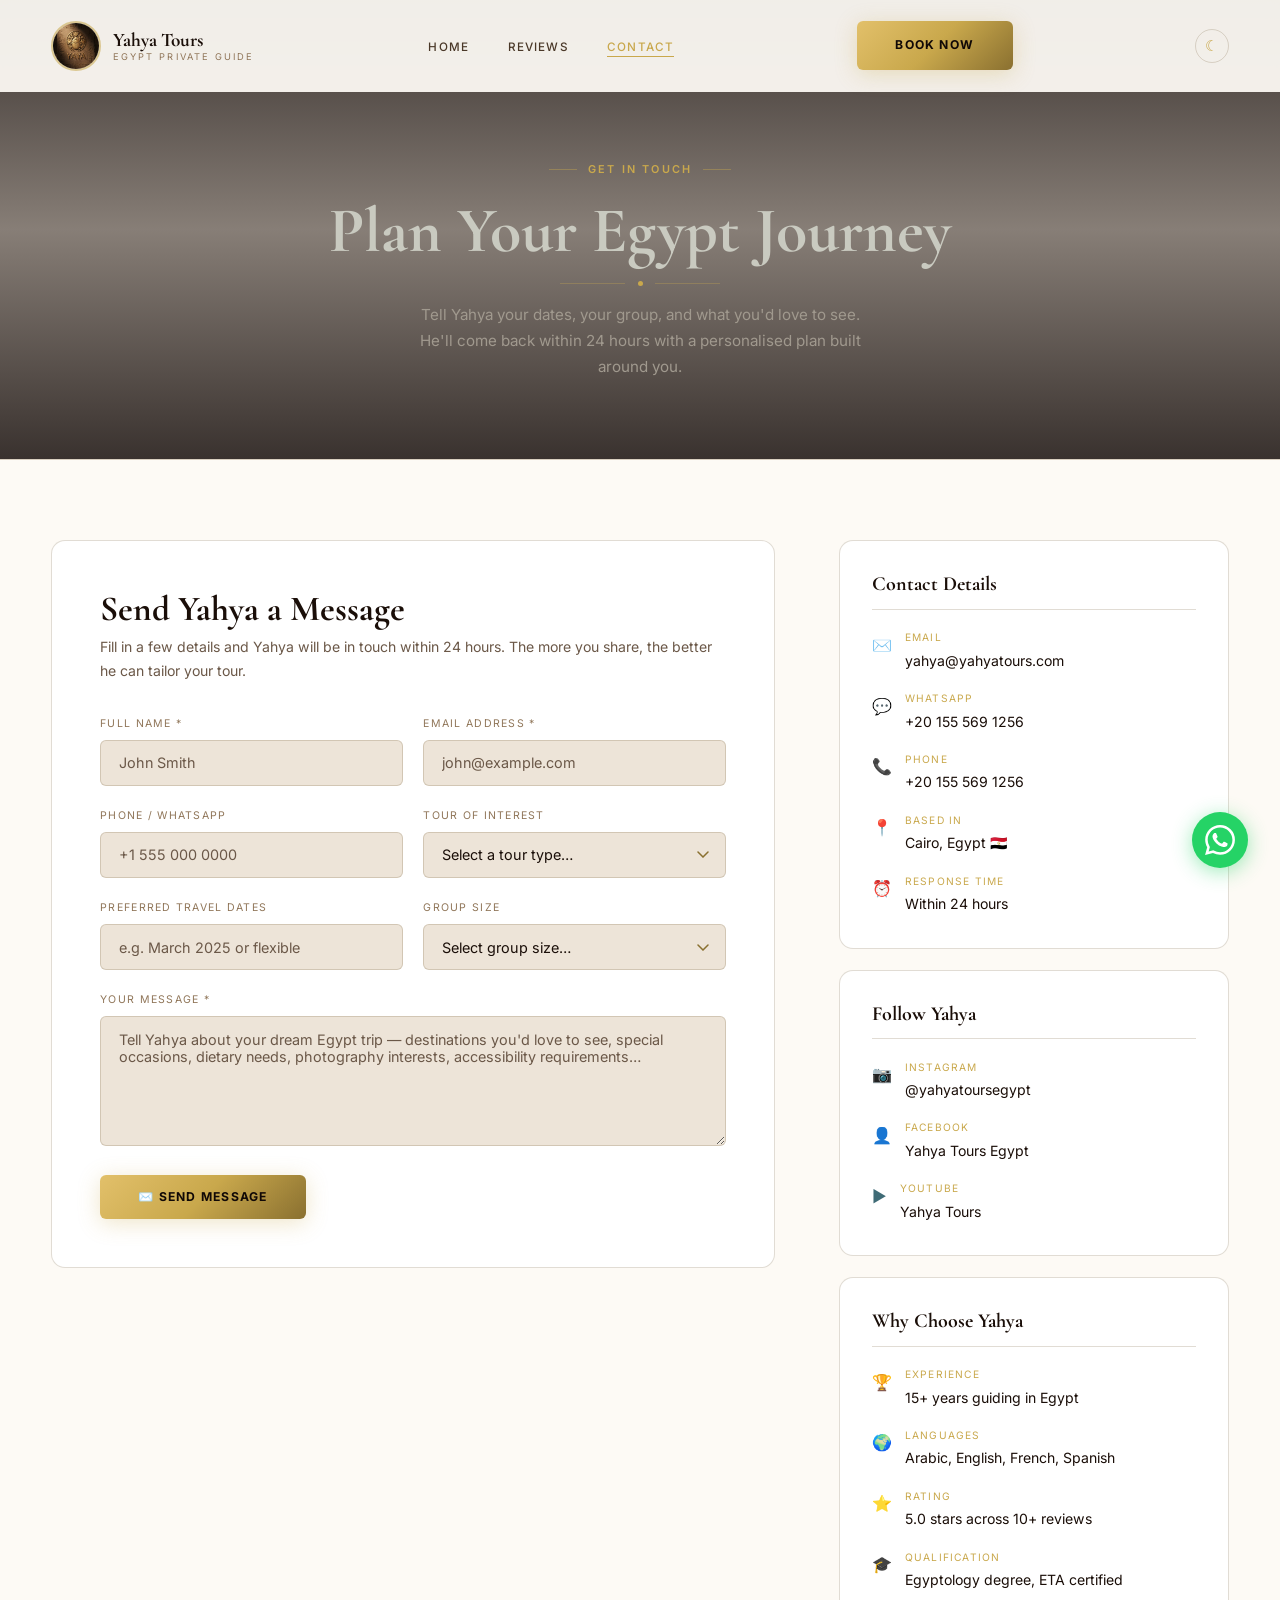
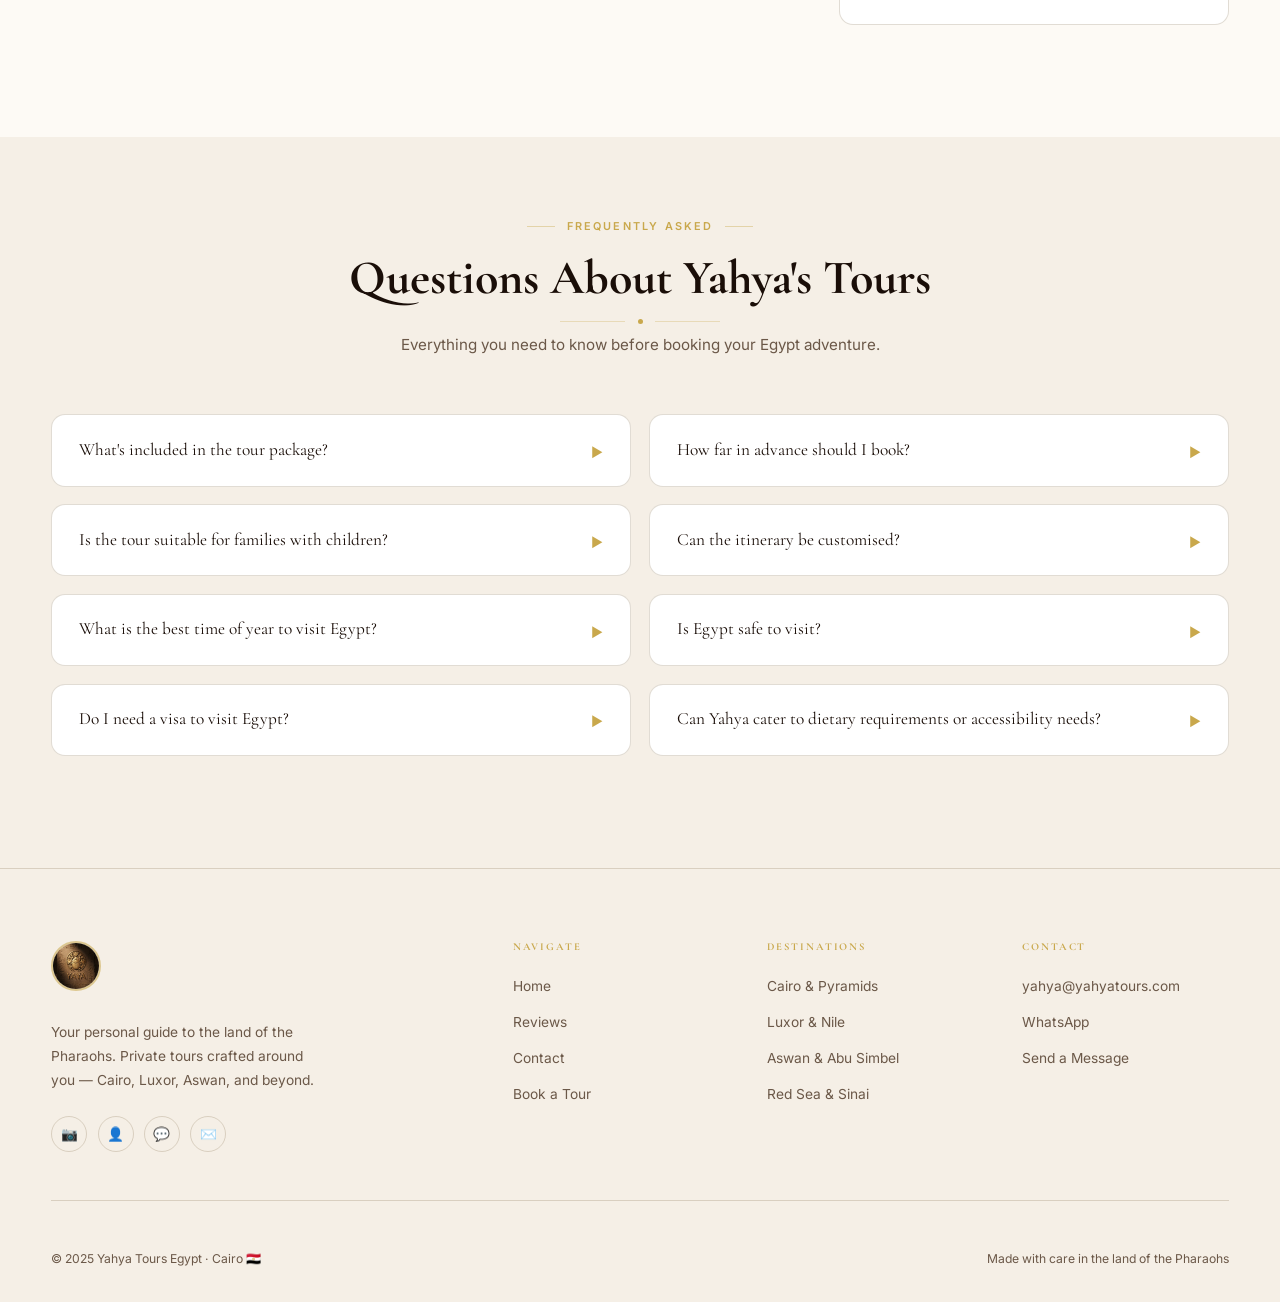
<file: contact.html>
<!DOCTYPE html>
<html lang="en">
<head>
  <meta charset="UTF-8"/>
  <meta name="viewport" content="width=device-width, initial-scale=1.0"/>
  <title>Contact — Yahya Tours Egypt</title>
  <link rel="preconnect" href="https://fonts.googleapis.com"/>
  <link rel="preconnect" href="https://fonts.gstatic.com" crossorigin/>
  <link href="https://fonts.googleapis.com/css2?family=Cormorant+Garamond:ital,wght@0,400;0,600;0,700;1,400;1,600&family=Inter:wght@300;400;500;600;700&display=swap" rel="stylesheet"/>
  <link rel="stylesheet" href="style.css"/>
  <script>(function(){var t=localStorage.getItem('yahya-theme');if(t)document.documentElement.dataset.theme=t;})();</script>
</head>
<body>

<!-- ══════════════════════════════════════
     NAVBAR
══════════════════════════════════════ -->
<nav id="navbar">
  <div class="nav-inner">
    <a href="index.html" class="nav-logo">
      <img src="images/yaya-logo.jpeg" class="logo-img" alt="YAYA Tours"/>
      <div class="logo-wordmark">Yahya Tours<small>Egypt Private Guide</small></div>
    </a>

    <ul class="nav-links" id="navLinks">
      <li><a href="index.html" data-page="index.html">Home</a></li>
      <li><a href="reviews.html" data-page="reviews.html">Reviews</a></li>
      <li><a href="contact.html" data-page="contact.html">Contact</a></li>
    </ul>

    <a href="contact.html" class="btn-primary nav-cta">Book Now</a>
    <button id="themeToggle" class="theme-btn" aria-label="Switch to dark mode"><span class="theme-icon">☾</span></button>
    <button class="hamburger" id="hamburger" aria-label="Menu">
      <span></span><span></span><span></span>
    </button>
  </div>
</nav>

<!-- ══════════════════════════════════════
     PAGE HEADER
══════════════════════════════════════ -->
<div class="page-header">
  <div class="ph-bg" style="background-image:url('https://images.unsplash.com/photo-1539650116574-8efeb43e2750?w=1920&q=80')"></div>
  <div class="ph-overlay"></div>
  <div class="ph-content container">
    <span class="section-label" style="justify-content:center;margin-bottom:1rem;">Get In Touch</span>
    <h1>Plan Your Egypt Journey</h1>
    <div class="gold-rule" style="margin:.8rem auto 1rem;"><div class="gold-rule-dot"></div></div>
    <p>Tell Yahya your dates, your group, and what you'd love to see. He'll come back within 24 hours with a personalised plan built around you.</p>
  </div>
</div>

<!-- ══════════════════════════════════════
     CONTACT MAIN
══════════════════════════════════════ -->
<section id="contact-main">
  <div class="container">
    <div class="contact-layout">

      <!-- ── Form ── -->
      <div class="contact-form-box reveal">
        <h2>Send Yahya a Message</h2>
        <p>Fill in a few details and Yahya will be in touch within 24 hours. The more you share, the better he can tailor your tour.</p>

        <form id="contactForm" novalidate>
          <div class="form-row">
            <div class="form-group">
              <label for="c-name">Full Name *</label>
              <input type="text" id="c-name" name="name" placeholder="John Smith" required/>
            </div>
            <div class="form-group">
              <label for="c-email">Email Address *</label>
              <input type="email" id="c-email" name="email" placeholder="john@example.com" required/>
            </div>
          </div>

          <div class="form-row">
            <div class="form-group">
              <label for="c-phone">Phone / WhatsApp</label>
              <input type="tel" id="c-phone" name="phone" placeholder="+1 555 000 0000"/>
            </div>
            <div class="form-group">
              <label for="c-tour">Tour of Interest</label>
              <select id="c-tour" name="tour">
                <option value="">Select a tour type…</option>
                <option>Classic Egypt (Cairo, Luxor, Aswan)</option>
                <option>Nile Cruise Experience</option>
                <option>Cairo Short Break (3–5 days)</option>
                <option>Custom &amp; Private Tour</option>
                <option>Family Adventure</option>
                <option>Honeymoon Package</option>
                <option>Photography Tour</option>
                <option>Red Sea &amp; Sinai Extension</option>
              </select>
            </div>
          </div>

          <div class="form-row">
            <div class="form-group">
              <label for="c-date">Preferred Travel Dates</label>
              <input type="text" id="c-date" name="date" placeholder="e.g. March 2025 or flexible"/>
            </div>
            <div class="form-group">
              <label for="c-group">Group Size</label>
              <select id="c-group" name="group">
                <option value="">Select group size…</option>
                <option>Solo traveler</option>
                <option>2 people (couple)</option>
                <option>3–5 people (family / friends)</option>
                <option>6–10 people (small group)</option>
                <option>10+ people (large group)</option>
              </select>
            </div>
          </div>

          <div class="form-group">
            <label for="c-message">Your Message *</label>
            <textarea id="c-message" name="message" rows="5" placeholder="Tell Yahya about your dream Egypt trip — destinations you'd love to see, special occasions, dietary needs, photography interests, accessibility requirements…" required></textarea>
          </div>

          <div class="form-submit">
            <button type="submit" class="btn-primary">
              <span class="btn-text">✉️ Send Message</span>
              <span class="btn-loading">Sending…</span>
            </button>
          </div>
        </form>
      </div>

      <!-- ── Sidebar ── -->
      <div class="contact-sidebar reveal">

        <div class="sidebar-box">
          <h3>Contact Details</h3>
          <div class="detail-row">
            <span class="detail-ico">✉️</span>
            <div>
              <div class="detail-lbl">Email</div>
              <div class="detail-val"><a href="mailto:yahya@yahyatours.com">yahya@yahyatours.com</a></div>
            </div>
          </div>
          <div class="detail-row">
            <span class="detail-ico">💬</span>
            <div>
              <div class="detail-lbl">WhatsApp</div>
              <div class="detail-val"><a href="https://wa.me/201555691256">+20 155 569 1256</a></div>
            </div>
          </div>
          <div class="detail-row">
            <span class="detail-ico">📞</span>
            <div>
              <div class="detail-lbl">Phone</div>
              <div class="detail-val"><a href="tel:+201555691256">+20 155 569 1256</a></div>
            </div>
          </div>
          <div class="detail-row">
            <span class="detail-ico">📍</span>
            <div>
              <div class="detail-lbl">Based In</div>
              <div class="detail-val">Cairo, Egypt 🇪🇬</div>
            </div>
          </div>
          <div class="detail-row">
            <span class="detail-ico">⏰</span>
            <div>
              <div class="detail-lbl">Response Time</div>
              <div class="detail-val">Within 24 hours</div>
            </div>
          </div>
        </div>

        <div class="sidebar-box">
          <h3>Follow Yahya</h3>
          <div class="detail-row">
            <span class="detail-ico">📷</span>
            <div>
              <div class="detail-lbl">Instagram</div>
              <div class="detail-val"><a href="#">@yahyatoursegypt</a></div>
            </div>
          </div>
          <div class="detail-row">
            <span class="detail-ico">👤</span>
            <div>
              <div class="detail-lbl">Facebook</div>
              <div class="detail-val"><a href="#">Yahya Tours Egypt</a></div>
            </div>
          </div>
          <div class="detail-row">
            <span class="detail-ico">▶️</span>
            <div>
              <div class="detail-lbl">YouTube</div>
              <div class="detail-val"><a href="#">Yahya Tours</a></div>
            </div>
          </div>
        </div>

        <div class="sidebar-box">
          <h3>Why Choose Yahya</h3>
          <div class="detail-row">
            <span class="detail-ico">🏆</span>
            <div>
              <div class="detail-lbl">Experience</div>
              <div class="detail-val">15+ years guiding in Egypt</div>
            </div>
          </div>
          <div class="detail-row">
            <span class="detail-ico">🌍</span>
            <div>
              <div class="detail-lbl">Languages</div>
              <div class="detail-val">Arabic, English, French, Spanish</div>
            </div>
          </div>
          <div class="detail-row">
            <span class="detail-ico">⭐</span>
            <div>
              <div class="detail-lbl">Rating</div>
              <div class="detail-val">5.0 stars across 10+ reviews</div>
            </div>
          </div>
          <div class="detail-row">
            <span class="detail-ico">🎓</span>
            <div>
              <div class="detail-lbl">Qualification</div>
              <div class="detail-val">Egyptology degree, ETA certified</div>
            </div>
          </div>
        </div>

      </div>
    </div>
  </div>
</section>

<!-- ══════════════════════════════════════
     FAQ
══════════════════════════════════════ -->
<section id="faq">
  <div class="container">
    <div class="section-head reveal">
      <span class="section-label">Frequently Asked</span>
      <h2>Questions About Yahya's Tours</h2>
      <div class="gold-rule"><div class="gold-rule-dot"></div></div>
      <p>Everything you need to know before booking your Egypt adventure.</p>
    </div>

    <div class="faq-grid">

      <div class="faq-item">
        <div class="faq-q">
          <span class="faq-q-text">What's included in the tour package?</span>
          <span class="faq-arrow">▶</span>
        </div>
        <div class="faq-a">The full package includes international and domestic flights, 4-star hotels with daily breakfast, private air-conditioned transfers, all entrance tickets (Pyramids, Valley of the Kings, Abu Simbel, Egyptian Museum, and more), Yahya's full guiding services, and personal photography at every landmark.</div>
      </div>

      <div class="faq-item">
        <div class="faq-q">
          <span class="faq-q-text">How far in advance should I book?</span>
          <span class="faq-arrow">▶</span>
        </div>
        <div class="faq-a">We recommend booking at least 4–8 weeks in advance, especially for peak season (October–April). However, Yahya can often accommodate shorter notice bookings — reach out and he'll do his best to make it work.</div>
      </div>

      <div class="faq-item">
        <div class="faq-q">
          <span class="faq-q-text">Is the tour suitable for families with children?</span>
          <span class="faq-arrow">▶</span>
        </div>
        <div class="faq-a">Absolutely. Yahya has guided many families with children of all ages and tailors the pace and content to keep everyone engaged. Egypt is endlessly fascinating for curious young minds — the stories Yahya tells make history feel like an adventure.</div>
      </div>

      <div class="faq-item">
        <div class="faq-q">
          <span class="faq-q-text">Can the itinerary be customised?</span>
          <span class="faq-arrow">▶</span>
        </div>
        <div class="faq-a">Yes — every tour Yahya runs is tailored to you. Whether you want a photography-focused trip, a honeymoon itinerary, a deep-dive into a specific dynasty, or a mix of culture and beach time, Yahya will shape the journey around your interests and timeline.</div>
      </div>

      <div class="faq-item">
        <div class="faq-q">
          <span class="faq-q-text">What is the best time of year to visit Egypt?</span>
          <span class="faq-arrow">▶</span>
        </div>
        <div class="faq-a">The ideal season is October through April when temperatures are comfortable (15–28°C). Summer (May–September) is very hot, especially in Luxor and Aswan (40°C+), but tours still run. Yahya can advise on the best timing for your specific itinerary and preferences.</div>
      </div>

      <div class="faq-item">
        <div class="faq-q">
          <span class="faq-q-text">Is Egypt safe to visit?</span>
          <span class="faq-arrow">▶</span>
        </div>
        <div class="faq-a">Egypt's main tourist areas are very safe and well-travelled by millions of visitors every year. As a local, Yahya knows every area, every current condition, and keeps all guests safe and comfortable throughout the journey. He'll brief you on everything you need to know before you arrive.</div>
      </div>

      <div class="faq-item">
        <div class="faq-q">
          <span class="faq-q-text">Do I need a visa to visit Egypt?</span>
          <span class="faq-arrow">▶</span>
        </div>
        <div class="faq-a">Most nationalities can obtain a visa on arrival at Cairo International Airport for a fee, or apply for an e-Visa online before travel. Yahya will advise you on the visa process specific to your nationality when you book, and help you prepare all travel documentation.</div>
      </div>

      <div class="faq-item">
        <div class="faq-q">
          <span class="faq-q-text">Can Yahya cater to dietary requirements or accessibility needs?</span>
          <span class="faq-arrow">▶</span>
        </div>
        <div class="faq-a">Yes. Yahya takes all dietary requirements seriously — vegetarian, vegan, halal, kosher, allergies. He knows the best restaurants in every city and will ensure every meal suits your needs. For mobility or accessibility requirements, simply mention them when booking and the itinerary will be adapted accordingly.</div>
      </div>

    </div>
  </div>
</section>

<!-- ══════════════════════════════════════
     FOOTER
══════════════════════════════════════ -->
<footer>
  <div class="container">
    <div class="footer-grid">
      <div class="footer-brand">
        <a href="index.html" class="nav-logo" style="margin-bottom:.8rem;display:inline-flex;">
          <img src="images/yaya-logo.jpeg" class="logo-img" alt="YAYA Tours"/>
        </a>
        <p>Your personal guide to the land of the Pharaohs. Private tours crafted around you — Cairo, Luxor, Aswan, and beyond.</p>
        <div class="social-row">
          <a href="#" class="social-btn" aria-label="Instagram">📷</a>
          <a href="#" class="social-btn" aria-label="Facebook">👤</a>
          <a href="https://wa.me/201555691256" class="social-btn" aria-label="WhatsApp">💬</a>
          <a href="mailto:yahya@yahyatours.com" class="social-btn" aria-label="Email">✉️</a>
        </div>
      </div>
      <div class="footer-col">
        <h4>Navigate</h4>
        <ul>
          <li><a href="index.html">Home</a></li>
          <li><a href="reviews.html">Reviews</a></li>
          <li><a href="contact.html">Contact</a></li>
          <li><a href="contact.html">Book a Tour</a></li>
        </ul>
      </div>
      <div class="footer-col">
        <h4>Destinations</h4>
        <ul>
          <li><a href="contact.html">Cairo &amp; Pyramids</a></li>
          <li><a href="contact.html">Luxor &amp; Nile</a></li>
          <li><a href="contact.html">Aswan &amp; Abu Simbel</a></li>
          <li><a href="contact.html">Red Sea &amp; Sinai</a></li>
        </ul>
      </div>
      <div class="footer-col">
        <h4>Contact</h4>
        <ul>
          <li><a href="mailto:yahya@yahyatours.com">yahya@yahyatours.com</a></li>
          <li><a href="https://wa.me/201555691256">WhatsApp</a></li>
          <li><a href="contact.html">Send a Message</a></li>
        </ul>
      </div>
    </div>
    <div class="footer-bottom">
      <span>© 2025 Yahya Tours Egypt · Cairo 🇪🇬</span>
      <span>Made with care in the land of the Pharaohs</span>
    </div>
  </div>
</footer>

<div id="toast"></div>

<script src="script.js"></script>

<a href="https://wa.me/201555691256" class="whatsapp-float" target="_blank" rel="noopener" aria-label="Chat on WhatsApp">
  <svg viewBox="0 0 24 24" xmlns="http://www.w3.org/2000/svg"><path d="M17.472 14.382c-.297-.149-1.758-.867-2.03-.967-.273-.099-.471-.148-.67.15-.197.297-.767.966-.94 1.164-.173.199-.347.223-.644.075-.297-.15-1.255-.463-2.39-1.475-.883-.788-1.48-1.761-1.653-2.059-.173-.297-.018-.458.13-.606.134-.133.298-.347.446-.52.149-.174.198-.298.298-.497.099-.198.05-.371-.025-.52-.075-.149-.669-1.612-.916-2.207-.242-.579-.487-.5-.669-.51-.173-.008-.371-.01-.57-.01-.198 0-.52.074-.792.372-.272.297-1.04 1.016-1.04 2.479 0 1.462 1.065 2.875 1.213 3.074.149.198 2.096 3.2 5.077 4.487.709.306 1.262.489 1.694.625.712.227 1.36.195 1.871.118.571-.085 1.758-.719 2.006-1.413.248-.694.248-1.289.173-1.413-.074-.124-.272-.198-.57-.347m-5.421 7.403h-.004a9.87 9.87 0 01-5.031-1.378l-.361-.214-3.741.982.998-3.648-.235-.374a9.86 9.86 0 01-1.51-5.26c.001-5.45 4.436-9.884 9.888-9.884 2.64 0 5.122 1.03 6.988 2.898a9.825 9.825 0 012.893 6.994c-.003 5.45-4.437 9.884-9.885 9.884m8.413-18.297A11.815 11.815 0 0012.05 0C5.495 0 .16 5.335.157 11.892c0 2.096.547 4.142 1.588 5.945L.057 24l6.305-1.654a11.882 11.882 0 005.683 1.448h.005c6.554 0 11.89-5.335 11.893-11.893a11.821 11.821 0 00-3.48-8.413z"/></svg>
</a>
</body>
</html>
</file>
<file: style.css>
/* ============================================================
   YAHYA TOURS — style.css  |  Light-primary / Dark-toggle
   ============================================================ */

:root {
  --teal:       #3F6B76;
  --teal-dark:  #2C4D57;
  --brown:      #5F3A1E;
  --tan:        #907659;
  --cream:      #1A0E08;
  --cream-dim:  #4A3828;
  --terra:      #914A38;
  --terra-lt:   #AD5D49;
  --gold:       #C9A84C;
  --gold-lt:    #E2C06A;
  --gold-dk:    #8A7030;
  --bg:         #FDFAF5;
  --bg-2:       #F5EFE6;
  --bg-3:       #EDE4D8;
  --bg-card:    #FFFFFF;
  --text:       #2C1A0A;
  --text-dim:   #6B5848;
  --border:     rgba(90,60,20,.18);
  --shadow:     0 8px 40px rgba(0,0,0,.10);
  --radius:     6px;
  --radius-lg:  14px;
  --trans:      .35s cubic-bezier(.25,.8,.25,1);
}

*, *::before, *::after { box-sizing: border-box; margin: 0; padding: 0; }
html { scroll-behavior: smooth; }
body { font-family: 'Inter', sans-serif; background: var(--bg); color: var(--text); line-height: 1.7; overflow-x: hidden; }
img  { display: block; width: 100%; object-fit: cover; }
a    { color: inherit; text-decoration: none; }
button { font-family: inherit; cursor: pointer; border: none; background: none; }
ul   { list-style: none; }
h1, h2, h3, h4 { font-family: 'Cormorant Garamond', serif; font-weight: 700; line-height: 1.15; }

.eyebrow { font-size:.7rem; font-weight:600; letter-spacing:.22em; text-transform:uppercase; color:var(--gold); display:block; margin-bottom:.6rem; }
.section-label {
  font-size:.68rem; font-weight:600; letter-spacing:.2em; text-transform:uppercase;
  color:var(--gold); display:flex; align-items:center; gap:.7rem; justify-content:center; margin-bottom:1rem;
}
.section-label::before, .section-label::after { content:''; width:28px; height:1px; background:var(--gold); opacity:.4; }

/* ── Buttons ── */
.btn-primary {
  display:inline-flex; align-items:center; gap:.45rem;
  background:linear-gradient(135deg, var(--gold-lt), var(--gold), var(--gold-dk));
  color:#100806; font-weight:700; font-size:.76rem; letter-spacing:.1em; text-transform:uppercase;
  padding:.9rem 2.4rem; border-radius:var(--radius);
  transition:transform var(--trans), opacity var(--trans); will-change:transform;
  box-shadow:0 4px 22px rgba(201,168,76,.3);
}
.btn-primary:hover { transform:translateY(-2px); opacity:.9; }

.btn-outline {
  display:inline-flex; align-items:center; gap:.45rem;
  border:1.5px solid rgba(201,192,192,.28); color:var(--cream);
  font-size:.76rem; font-weight:600; letter-spacing:.08em; text-transform:uppercase;
  padding:.85rem 2.2rem; border-radius:var(--radius); transition:var(--trans);
}
.btn-outline:hover { border-color:var(--teal); color:var(--teal); transform:translateY(-2px); }

.btn-teal {
  display:inline-flex; align-items:center; gap:.45rem;
  background:var(--teal); color:var(--cream); font-size:.76rem; font-weight:700;
  letter-spacing:.08em; text-transform:uppercase; padding:.9rem 2.4rem;
  border-radius:var(--radius); transition:var(--trans);
}
.btn-teal:hover { background:var(--teal-dark); transform:translateY(-2px); }

.btn-ghost {
  display:inline-flex; align-items:center; gap:.4rem;
  color:var(--gold); font-size:.76rem; font-weight:600; letter-spacing:.08em;
  text-transform:uppercase; padding-bottom:2px; border-bottom:1px solid transparent;
  transition:border-color var(--trans);
}
.btn-ghost:hover { border-color:var(--gold); }
.btn-ghost .arrow { transition:transform var(--trans); }
.btn-ghost:hover .arrow { transform:translateX(4px); }

/* ── Layout ── */
.container  { width:min(1200px,92%); margin:0 auto; }
.section    { padding:7rem 0; }
.section-head { text-align:center; margin-bottom:3.5rem; }
.section-head h2 { font-size:clamp(2rem,4vw,3rem); color:var(--cream); margin-bottom:.4rem; }
.section-head p  { color:var(--text-dim); font-size:.95rem; max-width:540px; margin:.5rem auto 0; }
.gold-rule { display:flex; align-items:center; gap:.8rem; max-width:160px; margin:.8rem auto 0; }
.gold-rule::before, .gold-rule::after { content:''; flex:1; height:1px; background:var(--gold); opacity:.3; }
.gold-rule-dot { width:5px; height:5px; border-radius:50%; background:var(--gold); }

/* ── Scroll Reveal ── */
.reveal { opacity:0; transform:translateY(18px); transition:opacity .6s ease, transform .6s ease; will-change:opacity,transform; }
.reveal.visible { opacity:1; transform:none; will-change:auto; }

/* ============================================================
   NAVBAR
   ============================================================ */
#navbar {
  position:fixed; top:0; left:0; right:0; z-index:900;
  padding:1.3rem 0;
  background:rgba(253,250,245,.94); backdrop-filter:blur(6px); -webkit-backdrop-filter:blur(6px);
  transition:background var(--trans), padding var(--trans), box-shadow var(--trans);
}
#navbar.scrolled {
  background:rgba(253,250,245,.97); backdrop-filter:blur(6px);
  -webkit-backdrop-filter:blur(6px); padding:.85rem 0;
  box-shadow:0 2px 20px rgba(0,0,0,.12);
}
.nav-inner {
  display:flex; align-items:center; justify-content:space-between;
  width:min(1200px,92%); margin:0 auto;
}
.nav-logo { display:flex; align-items:center; gap:.75rem; }
.logo-img  { width:50px; height:50px; border-radius:50%; object-fit:cover; object-position:50% 38%; border:2px solid rgba(201,168,76,.55); flex-shrink:0; display:block; }
.logo-wordmark { font-family:'Cormorant Garamond',serif; font-size:1.2rem; font-weight:700; color:var(--cream); line-height:1.1; }
.logo-wordmark small { display:block; font-family:'Inter',sans-serif; font-size:.58rem; letter-spacing:.22em; text-transform:uppercase; font-weight:400; color:var(--tan); margin-top:1px; }

.nav-links { display:flex; align-items:center; gap:2.4rem; }
.nav-links a {
  font-size:.73rem; font-weight:500; letter-spacing:.1em; text-transform:uppercase;
  color:var(--cream-dim); transition:color var(--trans); position:relative; padding-bottom:3px;
}
.nav-links a::after {
  content:''; position:absolute; bottom:0; left:0; right:0; height:1px;
  background:var(--gold); transform:scaleX(0); transform-origin:left; transition:transform var(--trans);
}
.nav-links a:hover, .nav-links a.active { color:var(--gold); }
.nav-links a:hover::after, .nav-links a.active::after { transform:scaleX(1); }
.nav-cta { margin-left:.5rem; }

.hamburger { display:none; flex-direction:column; gap:5px; width:26px; cursor:pointer; z-index:1100; }
.hamburger span { display:block; height:2px; background:var(--cream); border-radius:2px; transition:var(--trans); }
.hamburger.open span:nth-child(1) { transform:translateY(7px) rotate(45deg); }
.hamburger.open span:nth-child(2) { opacity:0; transform:scaleX(0); }
.hamburger.open span:nth-child(3) { transform:translateY(-7px) rotate(-45deg); }

/* ============================================================
   HERO
   ============================================================ */
#hero { position:relative; min-height:100svh; display:flex; align-items:center; overflow:hidden; }
.hero-bg {
  position:absolute; inset:0;
  background-image:url('https://images.unsplash.com/photo-1539650116574-8efeb43e2750?w=1920&q=80');
  background-size:cover; background-position:center 40%;
  filter:brightness(.3) saturate(.7); transform:scale(1.06); transition:transform 12s ease;
  will-change:transform;
}
#hero.loaded .hero-bg { transform:scale(1); }
.hero-overlay {
  position:absolute; inset:0;
  background:linear-gradient(160deg, rgba(16,8,6,.72) 0%, rgba(63,107,118,.06) 45%, rgba(16,8,6,.9) 100%);
}
#particleCanvas { position:absolute; inset:0; width:100%; height:100%; pointer-events:none; z-index:1; transform:translateZ(0); will-change:contents; }
.hero-content { position:relative; z-index:2; width:min(860px,92%); margin:0 auto; text-align:center; padding-top:4rem; }
.hero-eyebrow { font-size:.68rem; font-weight:600; letter-spacing:.3em; text-transform:uppercase; color:var(--gold); margin-bottom:1.4rem; opacity:0; animation:fadeUp .9s .3s forwards; }
/* Hero always sits on dark photo — pin text colours */
.hero-title { font-family:'Cormorant Garamond',serif; font-size:clamp(3rem,8vw,6.5rem); font-weight:700; color:#C9CAC0 !important; line-height:1.05; margin-bottom:1.3rem; opacity:0; animation:fadeUp .9s .55s forwards; }
.hero-title em { color:var(--gold); font-style:normal; }
.hero-sub { font-size:clamp(.9rem,1.8vw,1.1rem); color:#A0998E !important; max-width:510px; margin:0 auto 2.8rem; line-height:1.78; opacity:0; animation:fadeUp .9s .75s forwards; }
#hero .btn-outline { color:#C9CAC0 !important; }
.hero-ctas { display:flex; gap:1rem; justify-content:center; flex-wrap:wrap; opacity:0; animation:fadeUp .9s .95s forwards; }
.hero-scroll { position:absolute; bottom:2.5rem; left:50%; transform:translateX(-50%); z-index:2; display:flex; flex-direction:column; align-items:center; gap:.5rem; color:var(--tan); font-size:.62rem; letter-spacing:.18em; text-transform:uppercase; opacity:0; animation:fadeIn 1s 1.6s forwards, scrollBounce 2.5s 2.6s infinite; }
.hero-scroll-bar { width:1px; height:36px; background:linear-gradient(to bottom, var(--tan), transparent); }

@keyframes fadeUp  { from{opacity:0;transform:translateY(20px)} to{opacity:1;transform:none} }
@keyframes fadeIn  { to{opacity:1} }
@keyframes scrollBounce { 0%,100%{transform:translateX(-50%) translateY(0)} 50%{transform:translateX(-50%) translateY(7px)} }

/* ============================================================
   STATS BAND
   ============================================================ */
#stats { background:var(--bg-3); border-top:1px solid var(--border); border-bottom:1px solid var(--border); }
.stats-grid { display:grid; grid-template-columns:repeat(4,1fr); }
.stat-item { padding:3rem 2rem; text-align:center; border-right:1px solid var(--border); }
.stat-item:last-child { border-right:none; }
.stat-num { font-family:'Cormorant Garamond',serif; font-size:clamp(2.5rem,5vw,3.8rem); color:var(--gold); font-weight:700; line-height:1; }
.stat-label { font-size:.68rem; color:var(--text-dim); text-transform:uppercase; letter-spacing:.14em; margin-top:.4rem; }

/* ============================================================
   ABOUT
   ============================================================ */
#about { background:var(--bg); }
.about-grid { display:grid; grid-template-columns:1fr 1fr; gap:5rem; align-items:start; }
.about-images { position:relative; padding-top:3rem; }
.about-img-main { width:82%; height:480px; border-radius:var(--radius-lg); border:1px solid var(--border); }
.about-img-accent { position:absolute; top:0; right:0; width:52%; height:228px; border-radius:var(--radius-lg); border:3px solid var(--bg); box-shadow:var(--shadow); }
.about-text { color:var(--text-dim); font-size:1rem; line-height:1.85; margin:1.3rem 0 2.5rem; }
.about-text strong { color:var(--cream); }

.timeline { padding-left:2rem; position:relative; }
.timeline::before { content:''; position:absolute; left:0; top:6px; bottom:6px; width:1px; background:linear-gradient(to bottom, var(--teal), var(--terra), var(--gold)); opacity:.35; }
.tl-item { position:relative; margin-bottom:2.5rem; }
.tl-item:last-child { margin-bottom:0; }
.tl-dot { position:absolute; left:-2.48rem; top:.3rem; width:10px; height:10px; border-radius:50%; background:var(--teal); box-shadow:0 0 0 3px rgba(63,107,118,.25); }
.tl-item:nth-child(2) .tl-dot { background:var(--terra); box-shadow:0 0 0 3px rgba(145,74,56,.25); }
.tl-item:nth-child(3) .tl-dot { background:var(--gold); box-shadow:0 0 0 3px rgba(201,168,76,.25); }
.tl-city { font-family:'Cormorant Garamond',serif; font-size:1.2rem; color:var(--teal); margin-bottom:.15rem; }
.tl-item:nth-child(2) .tl-city { color:var(--terra); }
.tl-item:nth-child(3) .tl-city { color:var(--gold-dk); }
.tl-days { font-size:.67rem; letter-spacing:.12em; color:var(--tan); text-transform:uppercase; margin-bottom:.5rem; }
.tl-desc { color:var(--text-dim); font-size:.9rem; line-height:1.75; }

/* ============================================================
   GUIDE
   ============================================================ */
#guide { background:var(--bg-2); }
.guide-grid { display:grid; grid-template-columns:420px 1fr; gap:5rem; align-items:center; }
.guide-photo-wrap { position:relative; }
.guide-photo { height:540px; width:100%; border-radius:var(--radius-lg); border:1px solid var(--border); }
.guide-badge { position:absolute; bottom:2rem; left:-1.5rem; background:var(--gold); color:#100806; padding:.75rem 1.4rem; border-radius:var(--radius); font-size:.7rem; font-weight:700; letter-spacing:.07em; text-transform:uppercase; box-shadow:var(--shadow); display:flex; align-items:center; gap:.4rem; }
.guide-bio { color:var(--text-dim); font-size:1rem; line-height:1.85; margin:1.4rem 0 2rem; }
.guide-bio strong { color:var(--cream); }
.lang-chips { display:flex; flex-wrap:wrap; gap:.5rem; margin-bottom:2rem; }
.lang-chip { padding:.32rem 1rem; border:1px solid rgba(63,107,118,.45); border-radius:50px; font-size:.72rem; color:var(--teal); }
.cert-grid { display:grid; grid-template-columns:1fr 1fr; gap:.7rem; }
.cert-card { display:flex; align-items:center; gap:.6rem; background:var(--bg-card); border:1px solid var(--border); border-radius:var(--radius); padding:.7rem 1rem; font-size:.78rem; color:var(--cream-dim); transition:border-color var(--trans); }
.cert-card:hover { border-color:var(--teal); }
.cert-icon { color:var(--gold); font-size:.9rem; flex-shrink:0; }

/* ============================================================
   INCLUSIONS
   ============================================================ */
#inclusions { background:var(--bg); }
.inclusions-grid { display:grid; grid-template-columns:repeat(3,1fr); gap:1.4rem; margin-top:3rem; }
.inc-card { background:var(--bg-card); border:1px solid var(--border); border-radius:var(--radius-lg); padding:2.4rem 2rem; transition:border-color var(--trans), transform var(--trans); will-change:transform; }
.inc-card:hover { border-color:var(--teal); transform:translateY(-4px); }
.inc-icon { width:50px; height:50px; background:rgba(63,107,118,.10); border-radius:12px; display:flex; align-items:center; justify-content:center; font-size:1.35rem; margin-bottom:1.3rem; transition:background var(--trans); }
.inc-card:hover .inc-icon { background:rgba(63,107,118,.18); }
.inc-title { font-family:'Cormorant Garamond',serif; font-size:1.22rem; color:var(--cream); margin-bottom:.45rem; }
.inc-desc { font-size:.87rem; color:var(--text-dim); line-height:1.7; }

/* ============================================================
   GALLERY
   ============================================================ */
#gallery { background:var(--bg-2); }
.gallery-mosaic { display:grid; grid-template-columns:repeat(4,1fr); grid-auto-rows:220px; gap:.7rem; margin-top:3rem; }
.g-item { overflow:hidden; border-radius:var(--radius); position:relative; }
.g-item:first-child { grid-column:span 2; grid-row:span 2; }
.g-item::before { content:''; position:absolute; inset:0; background:rgba(16,8,6,.22); z-index:1; transition:opacity var(--trans); pointer-events:none; }
.g-item:hover::before { opacity:0; }
.g-item img { width:100%; height:100%; object-fit:cover; will-change:transform; transition:transform .55s ease; }
.g-item:hover img { transform:scale(1.05); }
.g-overlay { position:absolute; inset:0; background:linear-gradient(to top, rgba(16,8,6,.68) 0%, transparent 55%); opacity:0; z-index:2; transition:opacity var(--trans); display:flex; align-items:flex-end; padding:.9rem; }
.g-item:hover .g-overlay { opacity:1; }
/* Gallery captions always on dark overlay */
.g-caption { font-size:.72rem; color:#C9CAC0; letter-spacing:.06em; }

/* ============================================================
   REVIEW CARD (shared)
   ============================================================ */
.review-card { background:var(--bg-card); border:1px solid var(--border); border-radius:var(--radius-lg); padding:2rem; transition:border-color var(--trans), transform var(--trans); display:flex; flex-direction:column; will-change:transform; }
.review-card:hover { border-color:var(--terra); transform:translateY(-3px); }
.review-quote-mark { font-size:3.2rem; color:var(--gold); opacity:.18; font-family:Georgia,serif; line-height:.8; margin-bottom:.2rem; }
.review-stars { color:var(--gold); font-size:.82rem; letter-spacing:.08em; margin-bottom:.85rem; }
.review-text { font-style:italic; color:var(--text-dim); font-size:.9rem; line-height:1.78; flex:1; margin-bottom:1.4rem; }
.review-foot { display:flex; align-items:center; gap:.75rem; }
.review-avatar { width:42px; height:42px; border-radius:50%; display:flex; align-items:center; justify-content:center; font-size:.8rem; font-weight:700; color:#FDFAF5; flex-shrink:0; border:2px solid var(--border); }
.av-teal  { background:var(--teal-dark); }
.av-terra { background:#6A302A; }
.av-brown { background:var(--brown); }
.av-tan   { background:#4A3020; }
.review-name   { font-weight:600; font-size:.86rem; color:var(--cream); }
.review-origin { font-size:.73rem; color:var(--text-dim); }

/* ── Reviews loading / empty state ── */
.reviews-loading { color:var(--text-dim); font-size:.9rem; text-align:center; padding:3rem 0; grid-column:1/-1; }

/* ============================================================
   REVIEWS PREVIEW (Home)
   ============================================================ */
#reviews-preview { background:var(--bg); }
.reviews-preview-grid { display:grid; grid-template-columns:repeat(3,1fr); gap:1.4rem; margin:3rem 0 2.5rem; }

/* ============================================================
   CONTACT PREVIEW (Home)
   ============================================================ */
#contact-preview { background:var(--bg-3); border-top:1px solid var(--border); border-bottom:1px solid var(--border); }
.cp-inner { display:grid; grid-template-columns:1fr 1fr; gap:5rem; align-items:center; }
.cp-left h2 { font-size:clamp(1.8rem,3.5vw,2.6rem); color:var(--cream); margin-bottom:.9rem; }
.cp-left p  { color:var(--text-dim); font-size:.97rem; line-height:1.8; margin-bottom:2rem; }
.cp-cards { display:flex; flex-direction:column; gap:1.1rem; }
.cp-card { display:flex; align-items:center; gap:1.1rem; background:var(--bg-card); border:1px solid var(--border); border-radius:var(--radius-lg); padding:1.3rem 1.5rem; transition:border-color var(--trans); }
.cp-card:hover { border-color:var(--teal); }
.cp-card-ico { width:44px; height:44px; background:rgba(63,107,118,.10); border-radius:10px; display:flex; align-items:center; justify-content:center; font-size:1.15rem; color:var(--teal); flex-shrink:0; }
.cp-lbl { font-size:.65rem; text-transform:uppercase; letter-spacing:.12em; color:var(--gold); margin-bottom:.12rem; }
.cp-val { font-size:.93rem; color:var(--cream); font-weight:500; }

/* ============================================================
   FOOTER
   ============================================================ */
footer { background:var(--bg-2); border-top:1px solid var(--border); padding:4.5rem 0 2rem; }
.footer-grid { display:grid; grid-template-columns:2fr 1fr 1fr 1fr; gap:3rem; margin-bottom:3rem; padding-bottom:3rem; border-bottom:1px solid var(--border); }
.footer-brand p { color:var(--text-dim); font-size:.86rem; line-height:1.75; margin:1rem 0 1.5rem; max-width:265px; }
.social-row { display:flex; gap:.65rem; }
.social-btn { width:36px; height:36px; border:1px solid var(--border); border-radius:50%; display:flex; align-items:center; justify-content:center; font-size:.85rem; color:var(--text-dim); transition:border-color var(--trans), color var(--trans); }
.social-btn:hover { border-color:var(--gold); color:var(--gold); }
.footer-col h4 { font-size:.66rem; text-transform:uppercase; letter-spacing:.18em; color:var(--gold); margin-bottom:1.2rem; }
.footer-col li { margin-bottom:.55rem; }
.footer-col a { font-size:.86rem; color:var(--text-dim); transition:color var(--trans); }
.footer-col a:hover { color:var(--cream); }
.footer-bottom { display:flex; justify-content:space-between; align-items:center; font-size:.76rem; color:var(--text-dim); }

/* ============================================================
   PAGE HEADER (reviews.html & contact.html)
   ============================================================ */
.page-header { padding:10rem 0 5rem; text-align:center; position:relative; overflow:hidden; background:var(--bg-2); border-bottom:1px solid var(--border); }
.ph-bg { position:absolute; inset:0; background-size:cover; background-position:center; opacity:.09; filter:saturate(.5); }
/* Always dark gradient so page-header text stays readable */
.ph-overlay { position:absolute; inset:0; background:linear-gradient(to bottom, rgba(16,8,6,.82), rgba(26,14,8,.5), rgba(16,8,6,.82)); }
.ph-content { position:relative; z-index:2; }
.ph-content h1 { font-size:clamp(2.5rem,5vw,4.2rem); color:#C9CAC0; margin-bottom:.5rem; }
.ph-content p  { color:#A0998E; font-size:.95rem; max-width:460px; margin:.5rem auto 0; }

/* ============================================================
   RATING SUMMARY (Reviews Page)
   ============================================================ */
#reviews-summary { background:var(--bg); padding:4rem 0 2rem; }
.rating-block { background:var(--bg-card); border:1px solid var(--border); border-radius:var(--radius-lg); padding:3rem; display:grid; grid-template-columns:auto 1fr; gap:3rem; align-items:center; }
.rating-big { text-align:center; padding-right:3rem; border-right:1px solid var(--border); min-width:150px; }
.rating-num { font-family:'Cormorant Garamond',serif; font-size:5.5rem; color:var(--gold); font-weight:700; line-height:1; }
.rating-stars-big { color:var(--gold); font-size:1.1rem; margin:.4rem 0; }
.rating-count { font-size:.75rem; color:var(--text-dim); }
.bar-row { display:flex; align-items:center; gap:1rem; margin-bottom:.55rem; }
.bar-lbl   { font-size:.76rem; color:var(--text-dim); width:26px; text-align:right; flex-shrink:0; }
.bar-track { flex:1; height:6px; background:var(--bg-3); border-radius:3px; overflow:hidden; }
.bar-fill  { height:100%; border-radius:3px; background:var(--gold); width:0; transition:width 1.2s ease; }
.bar-count { font-size:.73rem; color:var(--text-dim); width:18px; flex-shrink:0; }

/* ============================================================
   ALL REVIEWS GRID (Reviews Page)
   ============================================================ */
#all-reviews { background:var(--bg); padding:3rem 0 7rem; }
.reviews-all-grid { display:grid; grid-template-columns:repeat(3,1fr); gap:1.4rem; }

/* ============================================================
   LEAVE REVIEW / SUBMIT FORM
   ============================================================ */
#leave-review { background:var(--bg-3); border-top:1px solid var(--border); padding:5rem 0; }
#leave-review .section-head h2 { color:var(--cream); }

.review-form-box {
  background:var(--bg-card); border:1px solid var(--border);
  border-radius:var(--radius-lg); padding:3rem;
  max-width:700px; margin:0 auto;
}
.star-picker {
  display:flex; gap:.3rem; font-size:2rem;
  cursor:pointer; user-select:none; margin-bottom:.3rem;
}
.star-picker span { color:var(--text-dim); transition:color var(--trans); }
.star-picker span.lit { color:var(--gold); }

/* ============================================================
   CONTACT PAGE
   ============================================================ */
#contact-main { background:var(--bg); padding:5rem 0 7rem; }
.contact-layout { display:grid; grid-template-columns:1fr 390px; gap:4rem; align-items:start; }
.contact-form-box { background:var(--bg-card); border:1px solid var(--border); border-radius:var(--radius-lg); padding:3rem; }
.contact-form-box h2 { font-size:clamp(1.6rem,3vw,2.2rem); color:var(--cream); margin-bottom:.3rem; }
.contact-form-box > p { color:var(--text-dim); font-size:.88rem; margin-bottom:2rem; }
.form-row   { display:grid; grid-template-columns:1fr 1fr; gap:1.3rem; }
.form-group { margin-bottom:1.3rem; }
label { display:block; font-size:.66rem; text-transform:uppercase; letter-spacing:.12em; color:var(--tan); margin-bottom:.45rem; }
input, select, textarea { width:100%; background:var(--bg-3); border:1px solid var(--border); border-radius:var(--radius); color:var(--cream); font-family:'Inter',sans-serif; font-size:.9rem; padding:.85rem 1.1rem; outline:none; transition:border-color var(--trans), box-shadow var(--trans); -webkit-appearance:none; appearance:none; }
input:focus, select:focus, textarea:focus { border-color:var(--teal); box-shadow:0 0 0 3px rgba(63,107,118,.12); }
input::placeholder, textarea::placeholder { color:var(--text-dim); }
select { background-image:url("data:image/svg+xml,%3Csvg xmlns='http://www.w3.org/2000/svg' width='12' height='7' viewBox='0 0 12 7'%3E%3Cpath d='M1 1l5 5 5-5' stroke='%238A7030' stroke-width='1.5' fill='none' stroke-linecap='round'/%3E%3C/svg%3E"); background-repeat:no-repeat; background-position:right 1rem center; padding-right:2.5rem; }
select option { background:var(--bg-card); color:var(--cream); }
textarea { resize:vertical; min-height:130px; }
.form-submit { margin-top:.5rem; }
.btn-loading { display:none; color:var(--text-dim); font-size:.82rem; }

.contact-sidebar { display:flex; flex-direction:column; gap:1.3rem; }
.sidebar-box { background:var(--bg-card); border:1px solid var(--border); border-radius:var(--radius-lg); padding:2rem; }
.sidebar-box h3 { font-family:'Cormorant Garamond',serif; font-size:1.25rem; color:var(--cream); margin-bottom:1.2rem; padding-bottom:.8rem; border-bottom:1px solid var(--border); }
.detail-row { display:flex; align-items:flex-start; gap:.8rem; margin-bottom:1.1rem; }
.detail-row:last-child { margin-bottom:0; }
.detail-ico { color:var(--teal); font-size:1rem; margin-top:.15rem; flex-shrink:0; }
.detail-lbl { font-size:.64rem; text-transform:uppercase; letter-spacing:.12em; color:var(--gold); margin-bottom:.12rem; }
.detail-val { font-size:.88rem; color:var(--cream); }
.detail-val a { transition:color var(--trans); }
.detail-val a:hover { color:var(--teal); }

/* ============================================================
   FAQ SECTION
   ============================================================ */
#faq { background:var(--bg-2); padding:5rem 0 7rem; }
.faq-grid { display:grid; grid-template-columns:1fr 1fr; gap:1.1rem; margin-top:3rem; }
.faq-item { background:var(--bg-card); border:1px solid var(--border); border-radius:var(--radius-lg); overflow:hidden; transition:border-color var(--trans); cursor:pointer; }
.faq-item:hover { border-color:var(--teal); }
.faq-q { display:flex; justify-content:space-between; align-items:flex-start; gap:1rem; padding:1.4rem 1.7rem; }
.faq-q-text { font-family:'Cormorant Garamond',serif; font-size:1.08rem; color:var(--cream); line-height:1.35; }
.faq-arrow { color:var(--gold); font-size:.82rem; flex-shrink:0; margin-top:.2rem; transition:transform var(--trans); }
.faq-item.open .faq-arrow { transform:rotate(90deg); }
.faq-a { font-size:.88rem; color:var(--text-dim); line-height:1.75; padding:1.2rem 1.7rem 1.4rem; display:none; border-top:1px solid var(--border); }
.faq-item.open .faq-a { display:block; }

/* ============================================================
   TOAST
   ============================================================ */
#toast { position:fixed; bottom:2rem; right:2rem; background:var(--teal); color:#FDFAF5; padding:1rem 1.8rem; border-radius:var(--radius); font-size:.86rem; font-weight:500; z-index:9999; opacity:0; transform:translateY(14px); pointer-events:none; transition:opacity .4s ease, transform .4s ease; box-shadow:var(--shadow); }
#toast.show { opacity:1; transform:none; }

@keyframes shake { 0%,100%{transform:translateX(0)} 20%,60%{transform:translateX(-7px)} 40%,80%{transform:translateX(7px)} }

/* ── WhatsApp Floating Button ── */
.whatsapp-float {
  position:fixed; bottom:2rem; right:2rem; z-index:9000;
  width:56px; height:56px; border-radius:50%;
  background:#25D366;
  display:flex; align-items:center; justify-content:center;
  box-shadow:0 4px 20px rgba(37,211,102,.45);
  transition:transform var(--trans), box-shadow var(--trans);
}
.whatsapp-float:hover { transform:scale(1.12); box-shadow:0 6px 30px rgba(37,211,102,.6); }
.whatsapp-float svg  { width:30px; height:30px; fill:#fff; }

/* ============================================================
   THEME TOGGLE BUTTON
   ============================================================ */
.theme-btn {
  width:34px; height:34px; border-radius:50%;
  border:1.5px solid var(--border); color:var(--gold);
  font-size:.95rem; line-height:1;
  display:flex; align-items:center; justify-content:center;
  flex-shrink:0; margin-left:.5rem;
  transition:border-color var(--trans), background var(--trans);
}
.theme-btn:hover { border-color:var(--gold); background:rgba(201,168,76,.1); }

/* ============================================================
   DARK THEME
   ============================================================ */
html[data-theme="dark"] {
  --bg:        #100806;
  --bg-2:      #1A0E08;
  --bg-3:      #22120A;
  --bg-card:   #1E1108;
  --text:      #C9CAC0;
  --text-dim:  #8A867E;
  --cream:     #C9CAC0;
  --cream-dim: #A0998E;
  --border:    rgba(201,168,76,.13);
  --shadow:    0 8px 40px rgba(0,0,0,.6);
}
html[data-theme="dark"] #navbar {
  background: transparent;
}
html[data-theme="dark"] #navbar.scrolled {
  background:rgba(16,8,6,.96); backdrop-filter:blur(6px);
  -webkit-backdrop-filter:blur(6px);
  box-shadow:0 2px 20px rgba(0,0,0,.5);
}
html[data-theme="dark"] .nav-links.mobile-open { background:rgba(16,8,6,.98); }
html[data-theme="dark"] .hamburger span        { background:#C9CAC0; }
html[data-theme="dark"] select option          { background:#1E1108; color:#C9CAC0; }

/* ============================================================
   RESPONSIVE
   ============================================================ */
@media (max-width:1100px) {
  .guide-grid { grid-template-columns:1fr; gap:3rem; }
  .guide-photo { height:380px; }
  .guide-badge { left:1rem; }
  .about-grid { grid-template-columns:1fr; gap:3rem; }
  .about-img-main { width:100%; height:340px; }
  .about-img-accent { display:none; }
  .contact-layout { grid-template-columns:1fr; }
  .cp-inner { grid-template-columns:1fr; gap:2.5rem; }
}
@media (max-width:900px) {
  .inclusions-grid { grid-template-columns:repeat(2,1fr); }
  .gallery-mosaic { grid-template-columns:repeat(2,1fr); }
  .gallery-mosaic .g-item:first-child { grid-column:1; grid-row:1; }
  .reviews-preview-grid { grid-template-columns:repeat(2,1fr); }
  .reviews-all-grid { grid-template-columns:repeat(2,1fr); }
  .footer-grid { grid-template-columns:1fr 1fr; gap:2rem; }
  .stats-grid { grid-template-columns:repeat(2,1fr); }
  .faq-grid { grid-template-columns:1fr; }
  .rating-block { grid-template-columns:1fr; }
  .rating-big { border-right:none; border-bottom:1px solid var(--border); padding-right:0; padding-bottom:2rem; }
}
@media (max-width:768px) {
  .nav-links { display:none; }
  .hamburger { display:flex; }
  .nav-cta   { display:none; }
  .nav-links.mobile-open { display:flex; flex-direction:column; position:fixed; inset:0; background:rgba(253,250,245,.99); align-items:center; justify-content:center; gap:2.5rem; z-index:1000; }
  .nav-links.mobile-open a { font-size:1.2rem; letter-spacing:.1em; }
  .inclusions-grid { grid-template-columns:1fr; }
  .gallery-mosaic  { grid-template-columns:1fr 1fr; }
  .reviews-preview-grid { grid-template-columns:1fr; }
  .reviews-all-grid { grid-template-columns:1fr; }
  .footer-grid { grid-template-columns:1fr; }
  .footer-bottom { flex-direction:column; gap:.5rem; text-align:center; }
  .cert-grid   { grid-template-columns:1fr; }
  .form-row    { grid-template-columns:1fr; }
  .contact-form-box { padding:2rem 1.5rem; }
  .review-form-box  { padding:2rem 1.5rem; }
  .section { padding:4.5rem 0; }
}
@media (max-width:560px) {
  .stats-grid { grid-template-columns:1fr 1fr; }
  .gallery-mosaic { grid-template-columns:1fr; }
  .hero-title { font-size:2.8rem; }
  .guide-badge { left:.5rem; }
}
</file>
